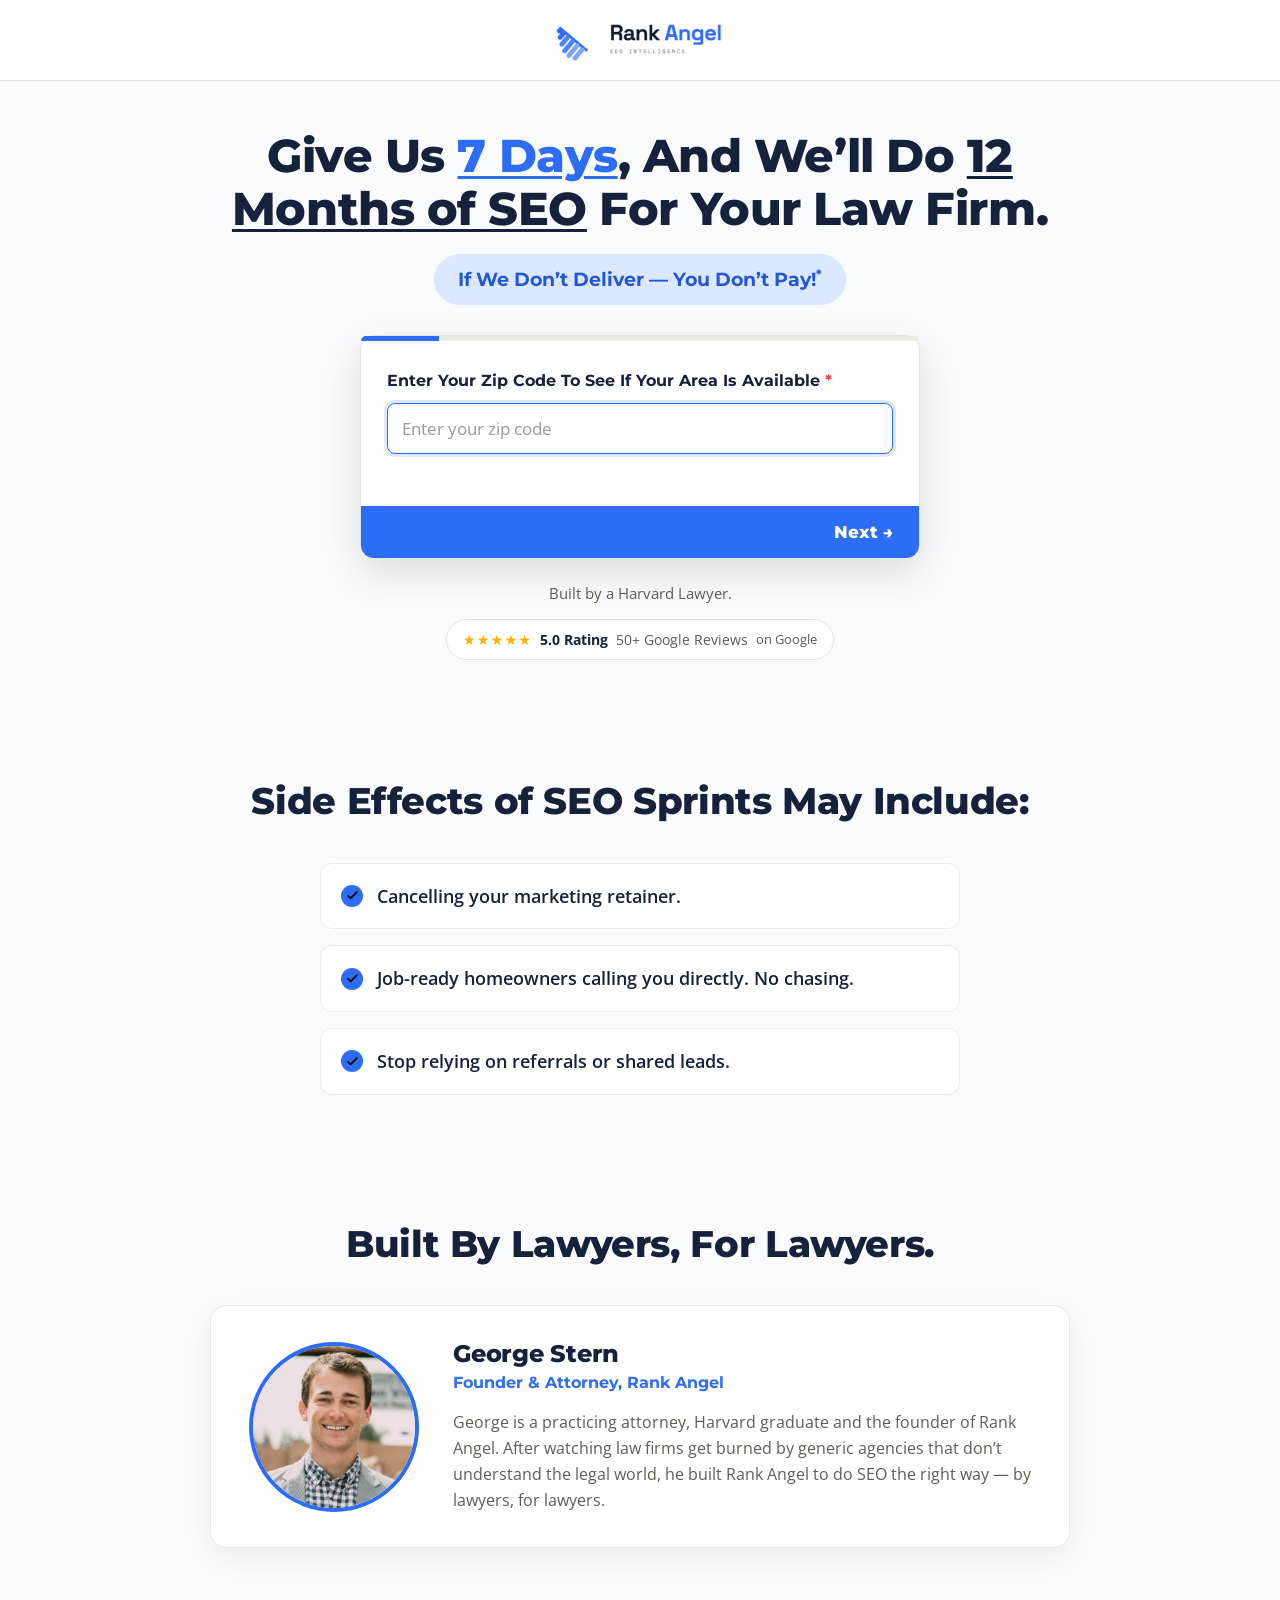
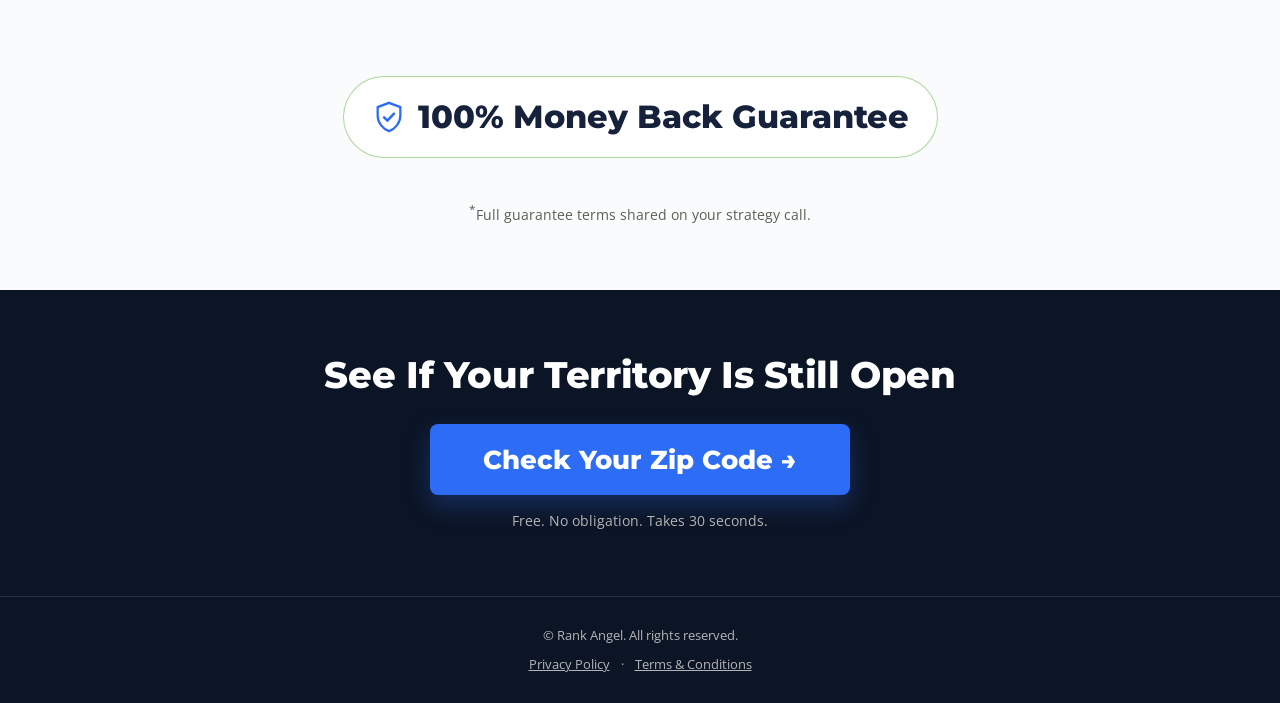
<file: index.html>
<!DOCTYPE html>
<html lang="en">
<head>
  <meta charset="UTF-8" />
  <meta name="viewport" content="width=device-width, initial-scale=1.0" />
  <link rel="icon" type="image/png" href="favicon.png" />
  <title>Give Us 7 Days, And We'll Do 12 Months of SEO | Rank Angel</title>
  <meta name="description" content="Give us 7 days and we'll do 12 months of SEO for your law firm. If we don't deliver, you don't pay. 100% money back guarantee." />

  <link rel="preconnect" href="https://fonts.googleapis.com" />
  <link rel="preconnect" href="https://fonts.gstatic.com" crossorigin />
  <link href="https://fonts.googleapis.com/css2?family=Montserrat:wght@700;800&family=Open+Sans:wght@400;700&display=swap" rel="stylesheet" />

  <link rel="stylesheet" href="styles.css" />

  <!-- ============ Google Tag Manager (placeholder — replace GTM-XXXXXXX) ============ -->
  <script>
    // (function(w,d,s,l,i){w[l]=w[l]||[];w[l].push({'gtm.start':new Date().getTime(),event:'gtm.js'});var f=d.getElementsByTagName(s)[0],j=d.createElement(s),dl=l!='dataLayer'?'&l='+l:'';j.async=true;j.src='https://www.googletagmanager.com/gtm.js?id='+i+dl;f.parentNode.insertBefore(j,f);})(window,document,'script','dataLayer','GTM-XXXXXXX');
  </script>
  <!-- ============ End Google Tag Manager ============ -->

  <!-- Meta Pixel Code -->
  <script>
  !function(f,b,e,v,n,t,s)
  {if(f.fbq)return;n=f.fbq=function(){n.callMethod?
  n.callMethod.apply(n,arguments):n.queue.push(arguments)};
  if(!f._fbq)f._fbq=n;n.push=n;n.loaded=!0;n.version='2.0';
  n.queue=[];t=b.createElement(e);t.async=!0;
  t.src=v;s=b.getElementsByTagName(e)[0];
  s.parentNode.insertBefore(t,s)}(window, document,'script',
  'https://connect.facebook.net/en_US/fbevents.js');
  fbq('init', '284895002928666');
  fbq('init', '1673592186892757');
  fbq('track', 'PageView');
  </script>
  <noscript><img height="1" width="1" style="display:none"
  src="https://www.facebook.com/tr?id=284895002928666&ev=PageView&noscript=1"/></noscript>
  <noscript><img height="1" width="1" style="display:none"
  src="https://www.facebook.com/tr?id=1673592186892757&ev=PageView&noscript=1"/></noscript>
  <!-- End Meta Pixel Code -->
</head>
<body data-variant="A">
  <!-- ================= Header ================= -->
  <header class="site-header">
    <img src="rank-angel-logo.png" alt="Rank Angel" />
  </header>

  <!-- ================= HERO — Variant A (7 Days / You Don't Pay) ================= -->
  <section class="hero">
    <div class="container">
      <h1>Give Us <u class="hl-green">7 Days</u>, And We&rsquo;ll Do <u>12 Months of SEO</u> For Your Law Firm.</h1>
      <p class="pill-subhead">If We Don&rsquo;t Deliver &mdash; You Don&rsquo;t Pay!<sup>*</sup></p>
      <form class="multistep" novalidate>
        <div class="ms-bar"><i></i></div>
        <div class="ms-body">
          <!-- Step 1: Zip -->
          <div class="ms-step">
            <label>Enter Your Zip Code To See If Your Area Is Available <span class="req">*</span></label>
            <input class="ms-input" name="zip" type="text" inputmode="numeric" maxlength="5" placeholder="Enter your zip code" autocomplete="postal-code" />
          </div>
          <!-- Step 2: Service -->
          <div class="ms-step" hidden>
            <label>What type of law do you practice? <span class="req">*</span></label>
            <input class="ms-input" name="service" type="text" placeholder="e.g. Personal Injury, Mass Tort, Family" autocomplete="off" />
          </div>
          <!-- Step 3: Problem -->
          <div class="ms-step" hidden>
            <label>Which problem is limiting your revenue growth? <span class="req">*</span></label>
            <div class="ms-dropdown">
              <input type="hidden" name="problem" value="" />
              <button type="button" class="ms-dd-toggle">
                <span class="ms-dd-label placeholder">Select one&hellip;</span>
                <svg class="ms-dd-caret" viewBox="0 0 12 8" xmlns="http://www.w3.org/2000/svg"><path d="M1 1l5 5 5-5" fill="none" stroke="#5A5F52" stroke-width="2" stroke-linecap="round" stroke-linejoin="round"/></svg>
              </button>
              <ul class="ms-dd-list" hidden>
                <li data-value="SEO is weak">SEO is weak</li>
                <li data-value="Ads aren't working or too expensive">Ads aren't working or too expensive</li>
                <li data-value="I have never marketed before">I have never marketed before</li>
                <li data-value="Lead vendors are too expensive">Lead vendors are too expensive</li>
                <li data-value="Other">Other</li>
              </ul>
            </div>
          </div>
          <!-- Step 3: Jobs / month -->
          <div class="ms-step" hidden>
            <label>How many cases are you taking in a month? <span class="req">*</span></label>
            <input class="ms-input" name="jobs_per_month" type="number" min="0" placeholder="e.g. 10" />
          </div>
          <!-- Step 3b: Investment -->
          <div class="ms-step" hidden>
            <label>What is your current marketing budget? <span class="req">*</span></label>
            <div class="ms-dropdown">
              <input type="hidden" name="invest" value="" />
              <button type="button" class="ms-dd-toggle">
                <span class="ms-dd-label placeholder">Select one&hellip;</span>
                <svg class="ms-dd-caret" viewBox="0 0 12 8" xmlns="http://www.w3.org/2000/svg"><path d="M1 1l5 5 5-5" fill="none" stroke="#5A5F52" stroke-width="2" stroke-linecap="round" stroke-linejoin="round"/></svg>
              </button>
              <ul class="ms-dd-list" hidden>
                <li data-value="$0-$1000/mo">$0-$1000/mo</li>
                <li data-value="$1000-$2000/mo">$1000-$2000/mo</li>
                <li data-value="$2000/mo-$5000/mo">$2000/mo-$5000/mo</li>
                <li data-value="$5000-$10,000/mo">$5000-$10,000/mo</li>
              </ul>
            </div>
          </div>
          <!-- Step 4: Revenue -->
          <div class="ms-step" hidden>
            <label>What is the yearly revenue of your business? <span class="req">*</span></label>
            <div class="ms-dropdown">
              <input type="hidden" name="revenue" value="" />
              <button type="button" class="ms-dd-toggle">
                <span class="ms-dd-label placeholder">Select one&hellip;</span>
                <svg class="ms-dd-caret" viewBox="0 0 12 8" xmlns="http://www.w3.org/2000/svg"><path d="M1 1l5 5 5-5" fill="none" stroke="#5A5F52" stroke-width="2" stroke-linecap="round" stroke-linejoin="round"/></svg>
              </button>
              <ul class="ms-dd-list" hidden>
                <li data-value="$0-500K">$0-500K</li>
                <li data-value="$500K-$1M">$500K-$1M</li>
                <li data-value="$1M-$3M">$1M-$3M</li>
                <li data-value="$3M+">$3M+</li>
              </ul>
            </div>
          </div>
          <!-- Step 5: Contact -->
          <div class="ms-step" hidden>
            <label class="ms-label-top">Full Name <span class="req">*</span></label>
            <input class="ms-input" name="name" type="text" placeholder="Full Name" autocomplete="name" />
            <label class="ms-label-top">Name Of Your Company <span class="req">*</span></label>
            <input class="ms-input" name="company" type="text" placeholder="e.g. Smith &amp; Associates" autocomplete="organization" />
            <label class="ms-label-top">Phone <span class="req">*</span></label>
            <input class="ms-input" name="phone" type="tel" placeholder="Phone" autocomplete="tel" />
            <label class="ms-label-top">Email <span class="req">*</span></label>
            <input class="ms-input" name="email" type="email" placeholder="Email" autocomplete="email" />
            <label class="ms-check"><input name="terms" type="checkbox" required /> <span>I agree to the terms &amp; conditions provided by the company. By providing my phone number, I agree to receive text messages from the business. I also consent to a <strong>soft credit check</strong> to confirm eligibility &mdash; this will <strong>not</strong> affect my credit score and is not visible to lenders.</span></label>
          </div>
          <div class="ms-error" aria-live="polite"></div>
        </div>
        <div class="ms-nav">
          <button type="button" class="ms-prev" hidden>&larr; Prev</button>
          <button type="button" class="ms-next">Next &rarr;</button>
          <button type="submit" class="ms-submit" hidden>Submit</button>
        </div>
      </form>
      <p class="trust-line">Built by a Harvard Lawyer.</p>
      <span class="google-badge">
        <span class="stars">&#9733;&#9733;&#9733;&#9733;&#9733;</span>
        <span class="rating">5.0 Rating</span>
        <span class="reviews">50+ Google Reviews</span>
        <span class="g-label">on Google</span>
      </span>
    </div>
  </section>

  <!-- ================= BELOW THE FOLD ================= -->

  <!-- ----- Side Effects ----- -->
  <section class="section section-light">
    <div class="container">
      <h2 class="section-title">Side Effects of SEO Sprints May Include:</h2>
      <ul class="effects-list">
        <li>Cancelling your marketing retainer.</li>
        <li>Job-ready homeowners calling you directly. No chasing.</li>
        <li>Stop relying on referrals or shared leads.</li>
      </ul>
    </div>
  </section>

  <!-- ----- Built By Lawyers (founder / trust) ----- -->
  <section class="section section-light">
    <div class="container">
      <h2 class="section-title">Built By Lawyers, For Lawyers.</h2>
      <div class="founder-card">
        <div class="founder-photo">
          <img src="george.png" alt="George Stern &mdash; Founder &amp; Attorney" />
        </div>
        <div class="founder-bio">
          <h3 class="founder-name">George Stern</h3>
          <p class="founder-title">Founder &amp; Attorney, Rank Angel</p>
          <p class="founder-text">George is a practicing attorney, Harvard graduate and the founder of Rank Angel. After watching law firms get burned by generic agencies that don&rsquo;t understand the legal world, he built Rank Angel to do SEO the right way &mdash; by lawyers, for lawyers.</p>
        </div>
      </div>
    </div>
  </section>

  <!-- ----- 100% Money Back Guarantee ----- -->
  <section class="section section-light">
    <div class="container">
      <div class="guarantee">
        <div class="guarantee-badge">
          <svg viewBox="0 0 24 24" xmlns="http://www.w3.org/2000/svg" aria-hidden="true"><path d="M12 2l8 3v6c0 5-3.4 9.4-8 11-4.6-1.6-8-6-8-11V5l8-3z" fill="none" stroke="#2D6CF5" stroke-width="1.6"/><path d="M8.5 12.2l2.4 2.4 4.6-5" fill="none" stroke="#2D6CF5" stroke-width="1.8" stroke-linecap="round" stroke-linejoin="round"/></svg>
          <span>100% Money Back Guarantee</span>
        </div>
        <p class="cta-micro"><sup>*</sup>Full guarantee terms shared on your strategy call.</p>
      </div>
    </div>
  </section>

  <!-- ----- Bottom CTA ----- -->
  <section class="section section-dark cta-block">
    <div class="container">
      <h2>See If Your Territory Is Still Open</h2>
      <button class="btn btn-lg btn-cta" data-scroll-to-form>Check Your Zip Code &rarr;</button>
      <p class="cta-micro">Free. No obligation. Takes 30 seconds.</p>
    </div>
  </section>

  <!-- ================= Footer ================= -->
  <footer class="site-footer">
    &copy; Rank Angel. All rights reserved.
    <div class="footer-links">
      <a href="https://growthmarketingco.com/privacy-policy-gmm" target="_blank" rel="noopener">Privacy Policy</a>
      <span class="sep" aria-hidden="true">&middot;</span>
      <a href="https://growthmarketingco.com/terms-and-conditions" target="_blank" rel="noopener">Terms &amp; Conditions</a>
    </div>
  </footer>

  <script src="script.js"></script>
</body>
</html>
</file>
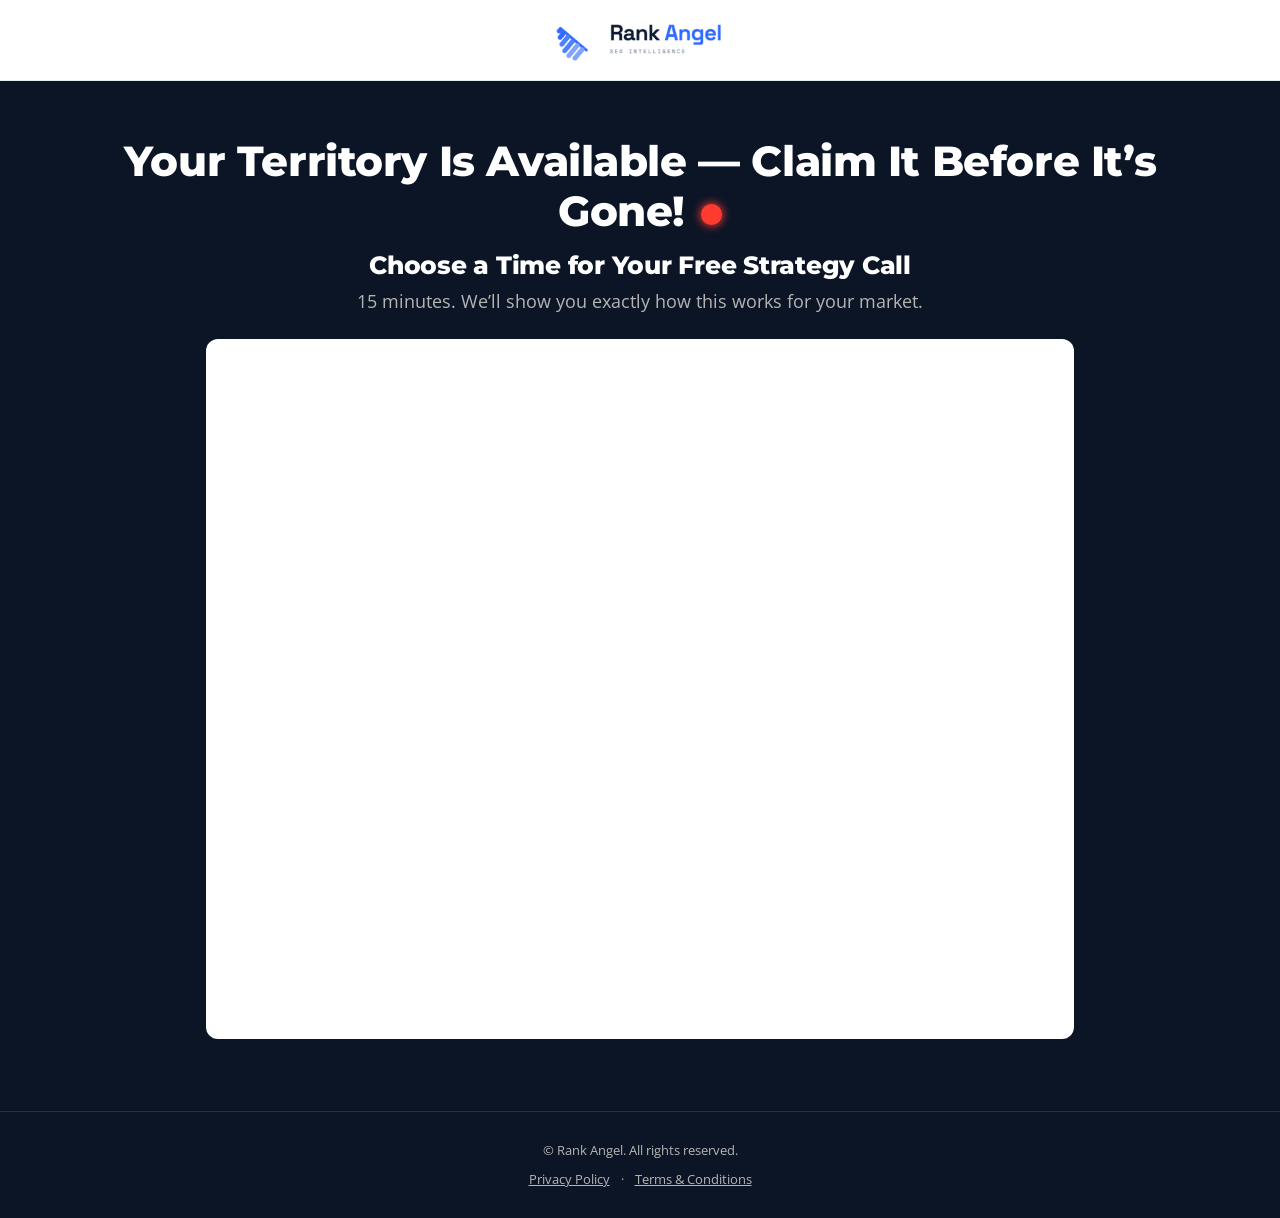
<file: book-now.html>
<!DOCTYPE html>
<html lang="en">
<head>
  <meta charset="UTF-8" />
  <meta name="viewport" content="width=device-width, initial-scale=1.0" />
  <link rel="icon" type="image/png" href="favicon.png" />
  <title>Book Your Free Strategy Call | Rank Angel</title>
  <meta name="robots" content="noindex" />

  <link rel="preconnect" href="https://fonts.googleapis.com" />
  <link rel="preconnect" href="https://fonts.gstatic.com" crossorigin />
  <link href="https://fonts.googleapis.com/css2?family=Montserrat:wght@700;800&family=Open+Sans:wght@400;700&display=swap" rel="stylesheet" />
  <link rel="stylesheet" href="styles.css" />

  <!-- ============ Google Tag Manager (placeholder — replace GTM-XXXXXXX) ============ -->
  <script>
    // (function(w,d,s,l,i){w[l]=w[l]||[];w[l].push({'gtm.start':new Date().getTime(),event:'gtm.js'});var f=d.getElementsByTagName(s)[0],j=d.createElement(s),dl=l!='dataLayer'?'&l='+l:'';j.async=true;j.src='https://www.googletagmanager.com/gtm.js?id='+i+dl;f.parentNode.insertBefore(j,f);})(window,document,'script','dataLayer','GTM-XXXXXXX');
  </script>
  <!-- ============ End Google Tag Manager ============ -->

  <!-- Meta Pixel Code -->
  <script>
  !function(f,b,e,v,n,t,s)
  {if(f.fbq)return;n=f.fbq=function(){n.callMethod?
  n.callMethod.apply(n,arguments):n.queue.push(arguments)};
  if(!f._fbq)f._fbq=n;n.push=n;n.loaded=!0;n.version='2.0';
  n.queue=[];t=b.createElement(e);t.async=!0;
  t.src=v;s=b.getElementsByTagName(e)[0];
  s.parentNode.insertBefore(t,s)}(window, document,'script',
  'https://connect.facebook.net/en_US/fbevents.js');
  fbq('init', '284895002928666');
  fbq('init', '1673592186892757');
  fbq('track', 'PageView');
  fbq('track', 'SubmitApplication');
  </script>
  <noscript><img height="1" width="1" style="display:none"
  src="https://www.facebook.com/tr?id=284895002928666&ev=PageView&noscript=1"/></noscript>
  <noscript><img height="1" width="1" style="display:none"
  src="https://www.facebook.com/tr?id=1673592186892757&ev=PageView&noscript=1"/></noscript>
  <!-- End Meta Pixel Code -->
</head>
<body class="section-dark" style="background:var(--bg-dark)">

  <header class="site-header">
    <img src="rank-angel-logo.png" alt="Rank Angel" />
  </header>

  <section class="page-intro">
    <div class="container">
      <h1 class="territory-headline"><span id="zip-note">Your Territory Is Available &mdash; Claim It Before It&rsquo;s Gone!</span><span class="blink-dot" aria-hidden="true"></span></h1>
      <h2 class="page-subhead">Choose a Time for Your Free Strategy Call</h2>
      <p>15 minutes. We&rsquo;ll show you exactly how this works for your market.</p>
    </div>
  </section>

  <div class="calendar-wrap">
    <!-- GHL booking embed -->
    <iframe style="width:100%;border:none;overflow:hidden;"
            scrolling="no"
            id="9WIdxZKft7481V1mX5uz_1782743879826"></iframe>
    <script>
      // Build the booking URL WITH the lead's details BEFORE the GHL widget loads,
      // so name / company / phone / email / zip prefill on first render (no reload).
      (function () {
        var base = 'https://api.leadconnectorhq.com/widget/booking/9WIdxZKft7481V1mX5uz';
        var lead = {};
        try { lead = JSON.parse(sessionStorage.getItem('lead_data') || '{}') || {}; } catch (e) {}
        var p = new URLSearchParams(location.search);
        var zip = p.get('zip') || lead.zip || '';
        var qs = new URLSearchParams();
        var name = (lead.name || '').trim();
        if (name) {
          var n = name.split(/\s+/);
          qs.set('first_name', n.shift());
          if (n.length) qs.set('last_name', n.join(' '));
          qs.set('name', name);
          qs.set('full_name', name);
        }
        if (lead.email)   qs.set('email', lead.email);
        if (lead.phone)   qs.set('phone', lead.phone);
        if (lead.company) qs.set('organization', lead.company); // booking form field name="organization"
        if (zip)          qs.set('zip', zip);
        document.getElementById('9WIdxZKft7481V1mX5uz_1782743879826').src =
          base + (qs.toString() ? ('?' + qs.toString()) : '');
      })();
    </script>
    <script src="https://link.msgsndr.com/js/form_embed.js" type="text/javascript"></script>
  </div>

  <footer class="site-footer">
    &copy; Rank Angel. All rights reserved.
    <div class="footer-links">
      <a href="https://growthmarketingco.com/privacy-policy-gmm" target="_blank" rel="noopener">Privacy Policy</a>
      <span class="sep" aria-hidden="true">&middot;</span>
      <a href="https://growthmarketingco.com/terms-and-conditions" target="_blank" rel="noopener">Terms &amp; Conditions</a>
    </div>
  </footer>

  <script src="script.js"></script>
  <script>
    // Redirect to the thank-you page when GHL signals a completed booking.
    window.addEventListener('message', function (e) {
      var d = e.data;
      var isBooked =
        (typeof d === 'string' && /appointment|booked|booking_confirm/i.test(d)) ||
        (d && (d.type === 'appointmentBooked' || d.event === 'appointmentBooked' || d.page === 'thankyou'));
      if (isBooked) {
        window.dataLayer = window.dataLayer || [];
        window.dataLayer.push({ event: 'calendar_booked' });
        window.location.href = 'thankyou.html';
      }
    });
  </script>
</body>
</html>
</file>
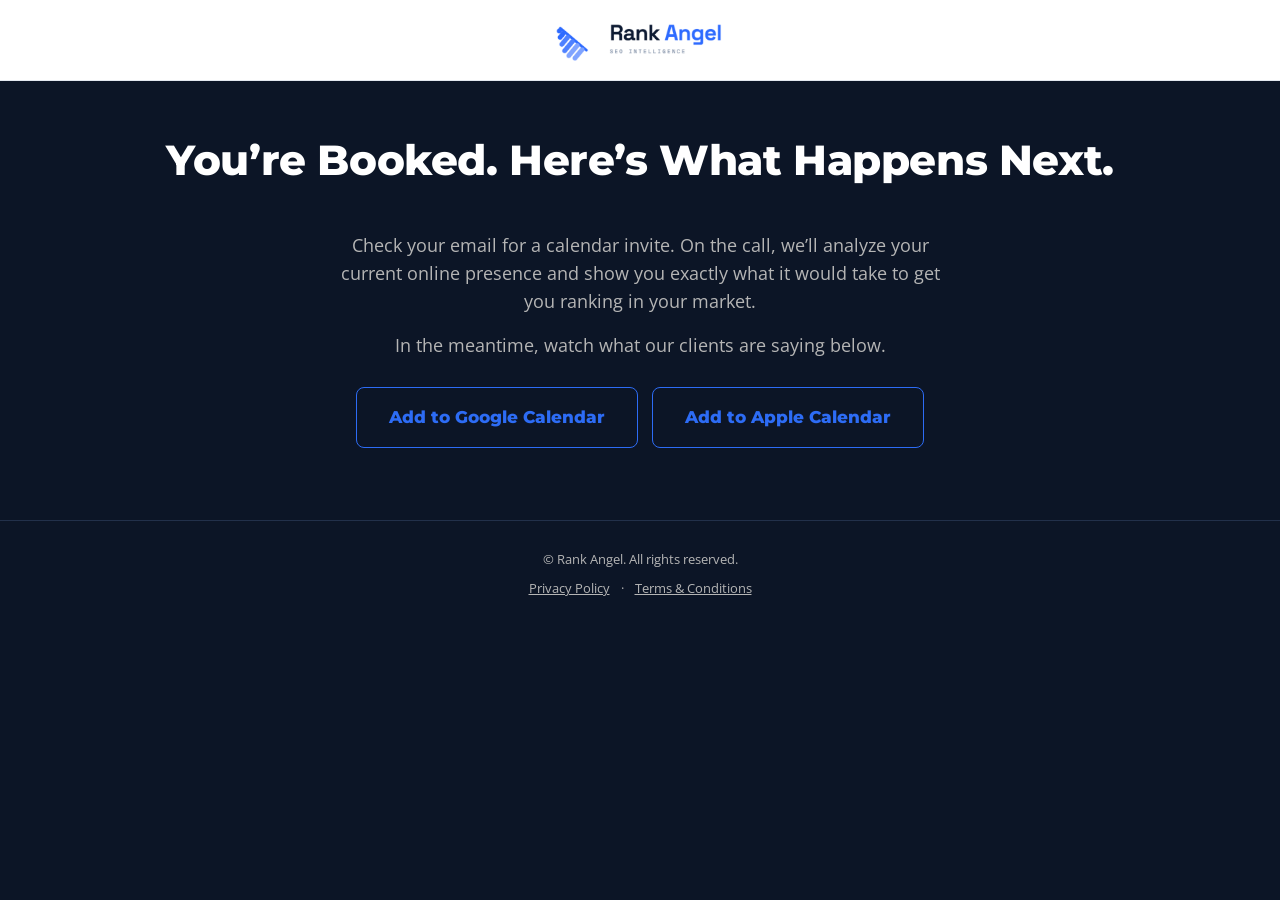
<file: thankyou.html>
<!DOCTYPE html>
<html lang="en">
<head>
  <meta charset="UTF-8" />
  <meta name="viewport" content="width=device-width, initial-scale=1.0" />
  <link rel="icon" type="image/png" href="favicon.png" />
  <title>You're Booked | Rank Angel</title>
  <meta name="robots" content="noindex" />

  <link rel="preconnect" href="https://fonts.googleapis.com" />
  <link rel="preconnect" href="https://fonts.gstatic.com" crossorigin />
  <link href="https://fonts.googleapis.com/css2?family=Montserrat:wght@700;800&family=Open+Sans:wght@400;700&display=swap" rel="stylesheet" />
  <link rel="stylesheet" href="styles.css" />

  <!-- ============ Google Tag Manager (placeholder — replace GTM-XXXXXXX) ============ -->
  <script>
    // (function(w,d,s,l,i){w[l]=w[l]||[];w[l].push({'gtm.start':new Date().getTime(),event:'gtm.js'});var f=d.getElementsByTagName(s)[0],j=d.createElement(s),dl=l!='dataLayer'?'&l='+l:'';j.async=true;j.src='https://www.googletagmanager.com/gtm.js?id='+i+dl;f.parentNode.insertBefore(j,f);})(window,document,'script','dataLayer','GTM-XXXXXXX');
  </script>
  <!-- ============ End Google Tag Manager ============ -->

  <!-- Meta Pixel Code -->
  <script>
  !function(f,b,e,v,n,t,s)
  {if(f.fbq)return;n=f.fbq=function(){n.callMethod?
  n.callMethod.apply(n,arguments):n.queue.push(arguments)};
  if(!f._fbq)f._fbq=n;n.push=n;n.loaded=!0;n.version='2.0';
  n.queue=[];t=b.createElement(e);t.async=!0;
  t.src=v;s=b.getElementsByTagName(e)[0];
  s.parentNode.insertBefore(t,s)}(window, document,'script',
  'https://connect.facebook.net/en_US/fbevents.js');
  fbq('init', '284895002928666');
  fbq('init', '1673592186892757');
  fbq('track', 'PageView');
  fbq('track', 'Schedule');
  </script>
  <noscript><img height="1" width="1" style="display:none"
  src="https://www.facebook.com/tr?id=284895002928666&ev=PageView&noscript=1"/></noscript>
  <noscript><img height="1" width="1" style="display:none"
  src="https://www.facebook.com/tr?id=1673592186892757&ev=PageView&noscript=1"/></noscript>
  <!-- End Meta Pixel Code -->
</head>
<body class="section-dark" style="background:var(--bg-dark)">

  <header class="site-header">
    <img src="rank-angel-logo.png" alt="Rank Angel" />
  </header>

  <section class="page-intro">
    <div class="container">
      <h1>You&rsquo;re Booked. Here&rsquo;s What Happens Next.</h1>
    </div>
  </section>

  <section class="section section-dark" style="padding-top:8px">
    <div class="container">
      <div class="confirm-body">
        <p>Check your email for a calendar invite. On the call, we&rsquo;ll analyze your current online presence and show you exactly what it would take to get you ranking in your market.</p>
        <p>In the meantime, watch what our clients are saying below.</p>

        <div class="cal-buttons">
          <!-- Add-to-calendar links. Replace event details/times once finalized. -->
          <a class="btn" id="gcal" href="https://calendar.google.com/calendar/render?action=TEMPLATE&text=GMM+Strategy+Call&details=Your+free+15-minute+SEO+strategy+call+with+Growth+Marketing+Media." target="_blank" rel="noopener">Add to Google Calendar</a>
          <a class="btn" id="ical" href="data:text/calendar;charset=utf8,BEGIN:VCALENDAR%0AVERSION:2.0%0ABEGIN:VEVENT%0ASUMMARY:GMM Strategy Call%0ADESCRIPTION:Your free 15-minute SEO strategy call with Rank Angel.%0AEND:VEVENT%0AEND:VCALENDAR" download="gmm-strategy-call.ics">Add to Apple Calendar</a>
        </div>
      </div>
    </div>
  </section>

  <footer class="site-footer">
    &copy; Rank Angel. All rights reserved.
    <div class="footer-links">
      <a href="https://growthmarketingco.com/privacy-policy-gmm" target="_blank" rel="noopener">Privacy Policy</a>
      <span class="sep" aria-hidden="true">&middot;</span>
      <a href="https://growthmarketingco.com/terms-and-conditions" target="_blank" rel="noopener">Terms &amp; Conditions</a>
    </div>
  </footer>

  <script>
    // Fire GTM conversion event on load.
    window.dataLayer = window.dataLayer || [];
    window.dataLayer.push({ event: 'booking_confirmed_conversion' });
  </script>
</body>
</html>
</file>
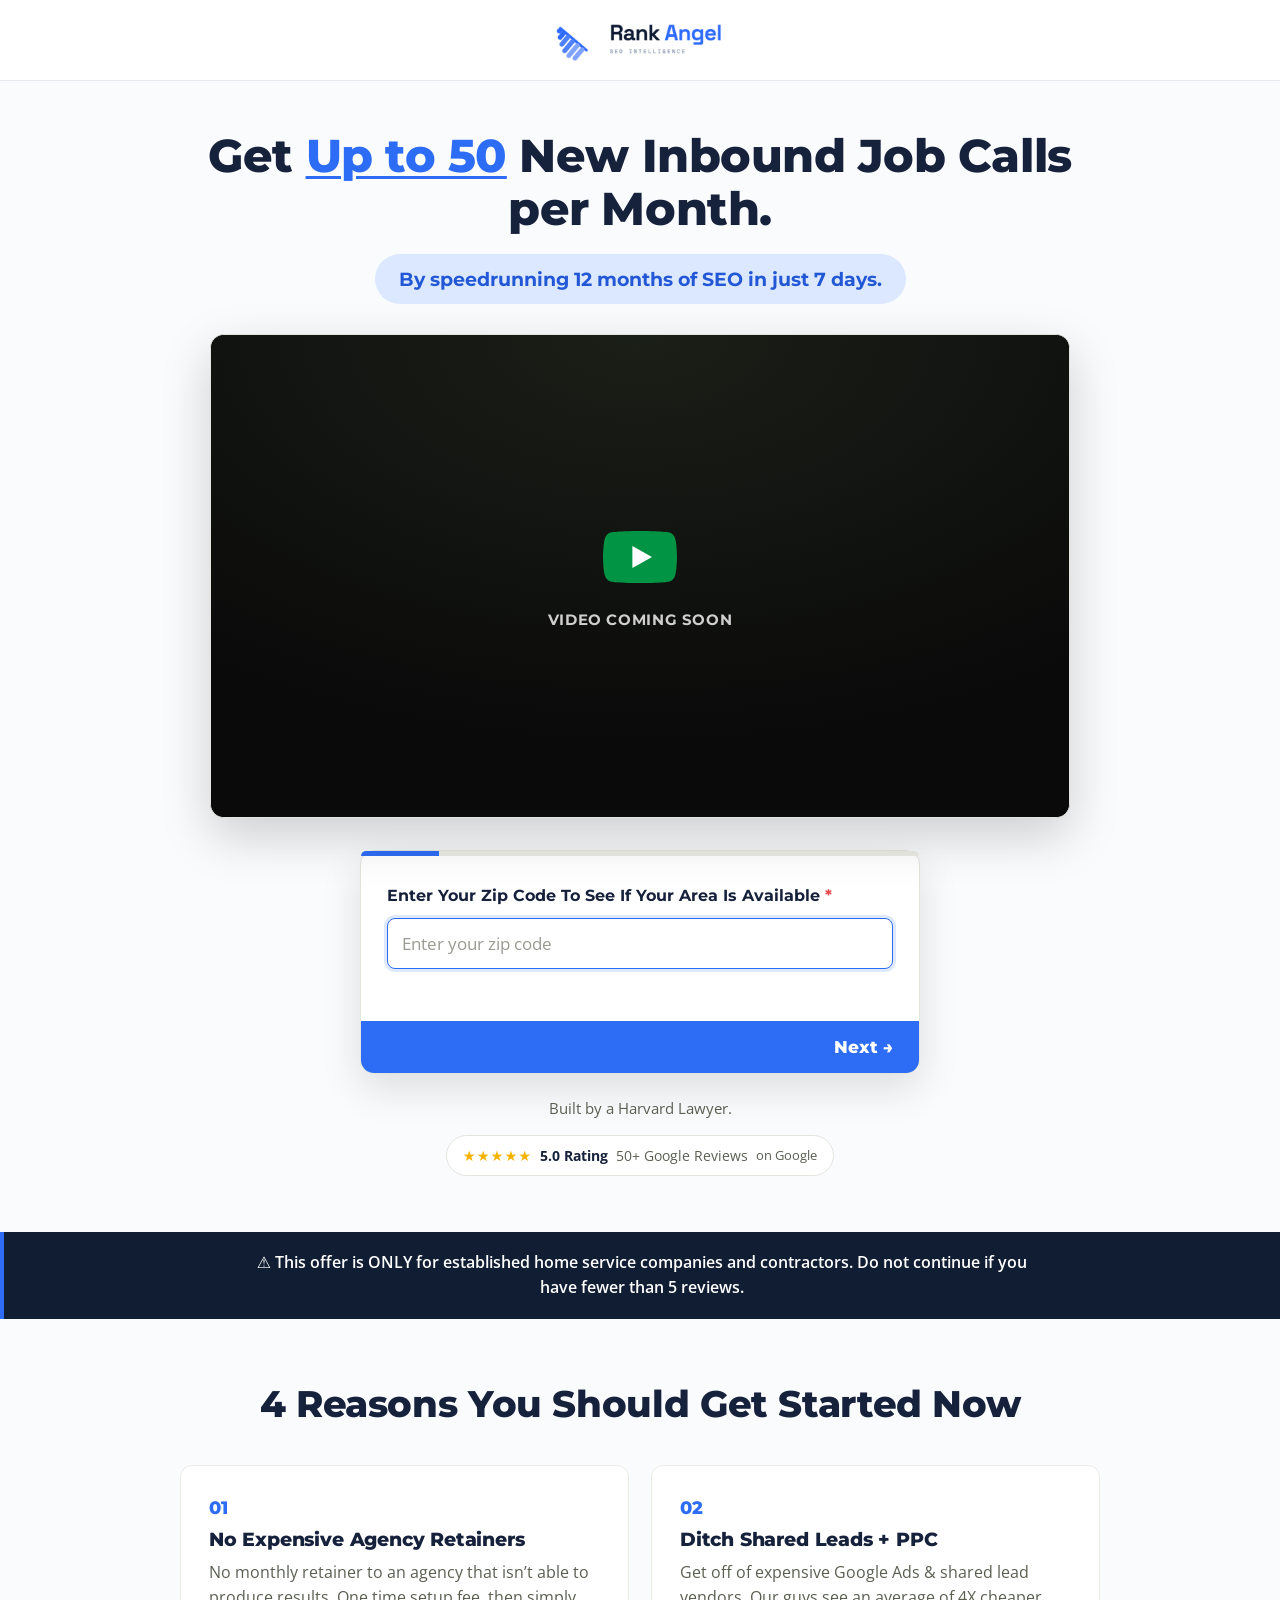
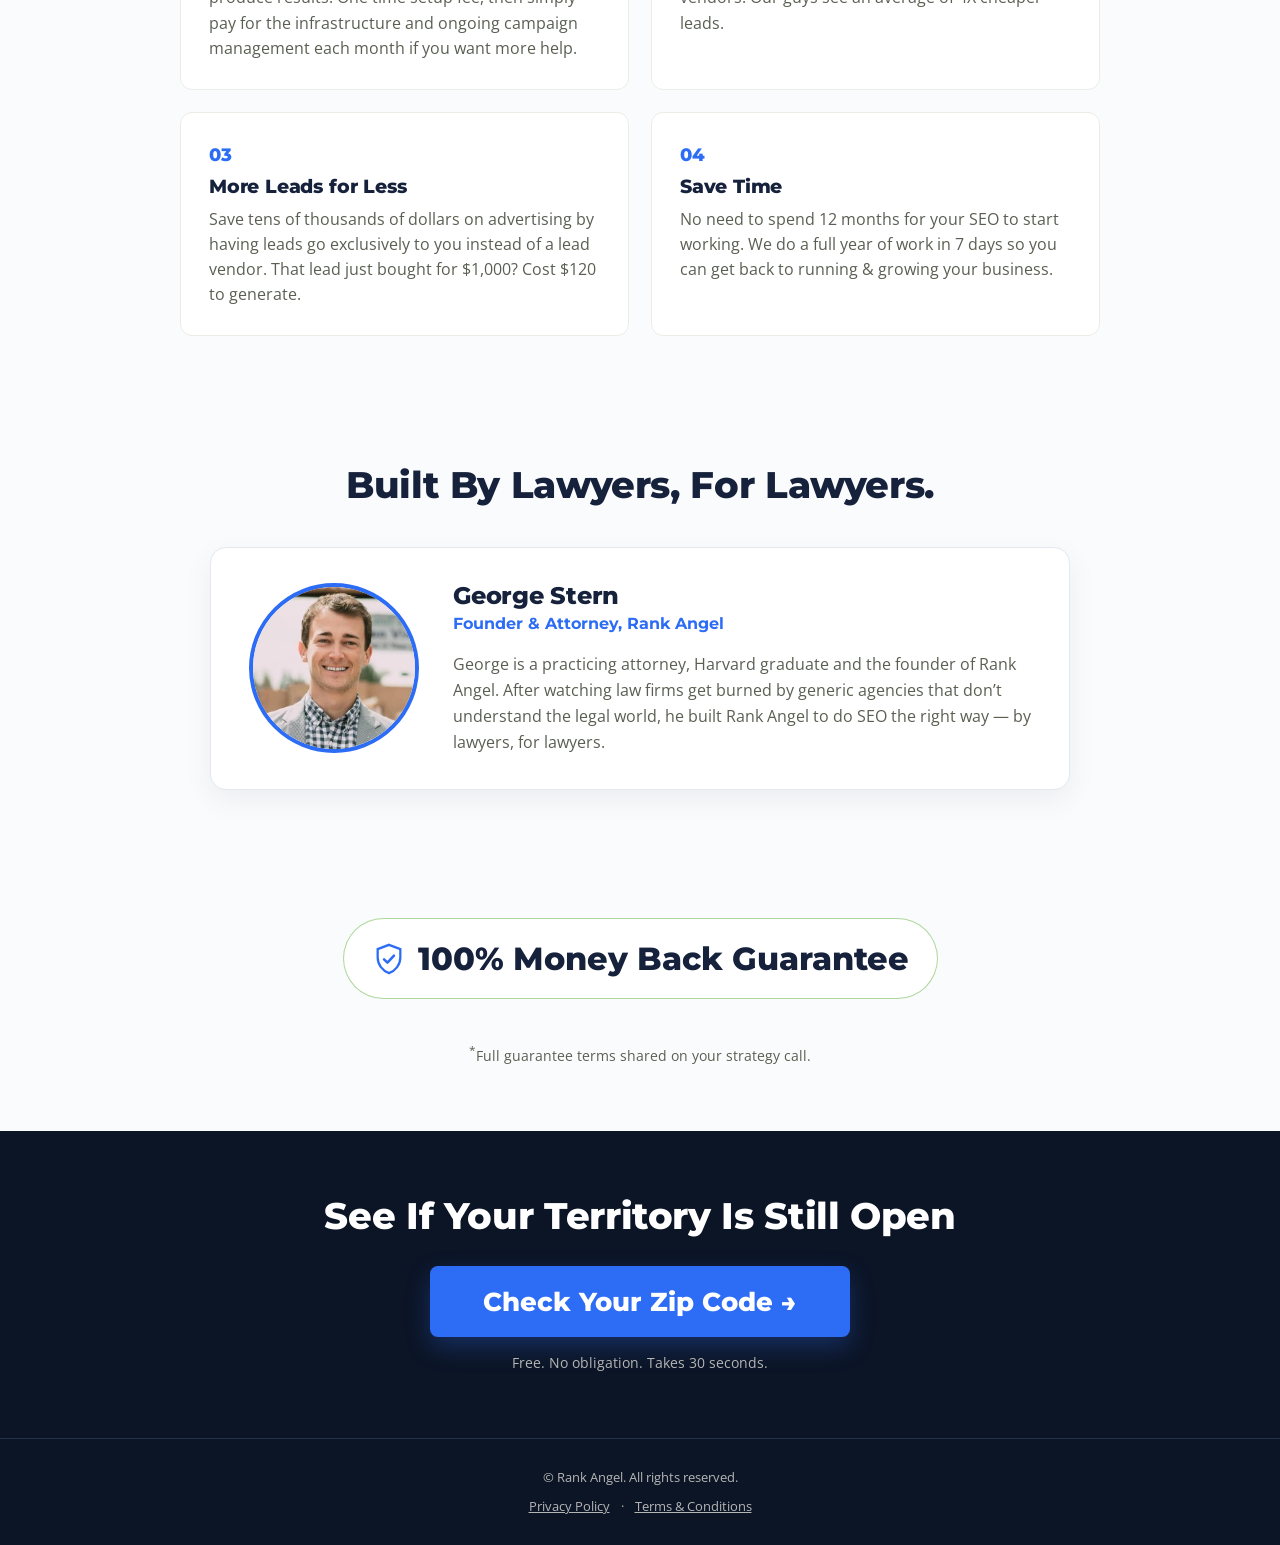
<file: variant-b.html>
<!DOCTYPE html>
<html lang="en">
<head>
  <meta charset="UTF-8" />
  <meta name="viewport" content="width=device-width, initial-scale=1.0" />
  <link rel="icon" type="image/png" href="favicon.png" />
  <title>Get Up To 50 New Inbound Job Calls Per Month | Rank Angel</title>
  <meta name="description" content="Get up to 50 new inbound job calls per month by speedrunning 12 months of SEO in just 7 days. For established home service companies." />

  <link rel="preconnect" href="https://fonts.googleapis.com" />
  <link rel="preconnect" href="https://fonts.gstatic.com" crossorigin />
  <link href="https://fonts.googleapis.com/css2?family=Montserrat:wght@700;800&family=Open+Sans:wght@400;700&display=swap" rel="stylesheet" />

  <link rel="stylesheet" href="styles.css" />

  <!-- ============ Google Tag Manager (placeholder — replace GTM-XXXXXXX) ============ -->
  <script>
    // (function(w,d,s,l,i){w[l]=w[l]||[];w[l].push({'gtm.start':new Date().getTime(),event:'gtm.js'});var f=d.getElementsByTagName(s)[0],j=d.createElement(s),dl=l!='dataLayer'?'&l='+l:'';j.async=true;j.src='https://www.googletagmanager.com/gtm.js?id='+i+dl;f.parentNode.insertBefore(j,f);})(window,document,'script','dataLayer','GTM-XXXXXXX');
  </script>
  <!-- ============ End Google Tag Manager ============ -->

  <!-- Meta Pixel Code -->
  <script>
  !function(f,b,e,v,n,t,s)
  {if(f.fbq)return;n=f.fbq=function(){n.callMethod?
  n.callMethod.apply(n,arguments):n.queue.push(arguments)};
  if(!f._fbq)f._fbq=n;n.push=n;n.loaded=!0;n.version='2.0';
  n.queue=[];t=b.createElement(e);t.async=!0;
  t.src=v;s=b.getElementsByTagName(e)[0];
  s.parentNode.insertBefore(t,s)}(window, document,'script',
  'https://connect.facebook.net/en_US/fbevents.js');
  fbq('init', '284895002928666');
  fbq('init', '1673592186892757');
  fbq('track', 'PageView');
  </script>
  <noscript><img height="1" width="1" style="display:none"
  src="https://www.facebook.com/tr?id=284895002928666&ev=PageView&noscript=1"/></noscript>
  <noscript><img height="1" width="1" style="display:none"
  src="https://www.facebook.com/tr?id=1673592186892757&ev=PageView&noscript=1"/></noscript>
  <!-- End Meta Pixel Code -->
</head>
<body data-variant="B">
  <!-- ================= Header ================= -->
  <header class="site-header">
    <img src="rank-angel-logo.png" alt="Rank Angel" />
  </header>

  <!-- ================= HERO — Variant B (50 Job Calls / AI Engine) ================= -->
  <section class="hero">
    <div class="container">
      <h1>Get <u class="hl-green">Up to 50</u> New Inbound Job Calls per Month.</h1>
      <p class="pill-subhead">By speedrunning 12 months of SEO in just 7 days.</p>
      <div class="video-slot">
        <div class="video-frame">
          <!-- ============ VIDEO: paste the VSL embed iframe here when ready ============ -->
          <div class="video-placeholder">
            <span class="vp-play"><svg viewBox="0 0 68 48" xmlns="http://www.w3.org/2000/svg"><path d="M66.5 7.7c-.8-2.9-2.5-5.4-5.4-6.2C55.8.1 34 0 34 0S12.2.1 6.9 1.5C4 2.3 2.3 4.8 1.5 7.7.1 13 0 24 0 24s.1 11 1.5 16.3c.8 2.9 2.5 5.4 5.4 6.2C12.2 47.9 34 48 34 48s21.8-.1 27.1-1.5c2.9-.8 4.6-3.3 5.4-6.2C67.9 35 68 24 68 24s-.1-11-1.5-16.3z" fill="#009444"/><path d="M27 34l18-10-18-10v20z" fill="#fff"/></svg></span>
            <p>Video coming soon</p>
          </div>
        </div>
      </div>
      <form class="multistep" novalidate>
        <div class="ms-bar"><i></i></div>
        <div class="ms-body">
          <!-- Step 1: Zip -->
          <div class="ms-step">
            <label>Enter Your Zip Code To See If Your Area Is Available <span class="req">*</span></label>
            <input class="ms-input" name="zip" type="text" inputmode="numeric" maxlength="5" placeholder="Enter your zip code" autocomplete="postal-code" />
          </div>
          <!-- Step 2: Service -->
          <div class="ms-step" hidden>
            <label>What type of law do you practice? <span class="req">*</span></label>
            <input class="ms-input" name="service" type="text" placeholder="e.g. Personal Injury, Mass Tort, Family" autocomplete="off" />
          </div>
          <!-- Step 3: Problem -->
          <div class="ms-step" hidden>
            <label>Which problem is limiting your revenue growth? <span class="req">*</span></label>
            <div class="ms-dropdown">
              <input type="hidden" name="problem" value="" />
              <button type="button" class="ms-dd-toggle">
                <span class="ms-dd-label placeholder">Select one&hellip;</span>
                <svg class="ms-dd-caret" viewBox="0 0 12 8" xmlns="http://www.w3.org/2000/svg"><path d="M1 1l5 5 5-5" fill="none" stroke="#5A5F52" stroke-width="2" stroke-linecap="round" stroke-linejoin="round"/></svg>
              </button>
              <ul class="ms-dd-list" hidden>
                <li data-value="SEO is weak">SEO is weak</li>
                <li data-value="Ads aren't working or too expensive">Ads aren't working or too expensive</li>
                <li data-value="I have never marketed before">I have never marketed before</li>
                <li data-value="Lead vendors are too expensive">Lead vendors are too expensive</li>
                <li data-value="Other">Other</li>
              </ul>
            </div>
          </div>
          <!-- Step 3: Jobs / month -->
          <div class="ms-step" hidden>
            <label>How many cases are you taking in a month? <span class="req">*</span></label>
            <input class="ms-input" name="jobs_per_month" type="number" min="0" placeholder="e.g. 10" />
          </div>
          <!-- Step 3b: Investment -->
          <div class="ms-step" hidden>
            <label>What is your current marketing budget? <span class="req">*</span></label>
            <div class="ms-dropdown">
              <input type="hidden" name="invest" value="" />
              <button type="button" class="ms-dd-toggle">
                <span class="ms-dd-label placeholder">Select one&hellip;</span>
                <svg class="ms-dd-caret" viewBox="0 0 12 8" xmlns="http://www.w3.org/2000/svg"><path d="M1 1l5 5 5-5" fill="none" stroke="#5A5F52" stroke-width="2" stroke-linecap="round" stroke-linejoin="round"/></svg>
              </button>
              <ul class="ms-dd-list" hidden>
                <li data-value="$0-$1000/mo">$0-$1000/mo</li>
                <li data-value="$1000-$2000/mo">$1000-$2000/mo</li>
                <li data-value="$2000/mo-$5000/mo">$2000/mo-$5000/mo</li>
                <li data-value="$5000-$10,000/mo">$5000-$10,000/mo</li>
              </ul>
            </div>
          </div>
          <!-- Step 4: Revenue -->
          <div class="ms-step" hidden>
            <label>What is the yearly revenue of your business? <span class="req">*</span></label>
            <div class="ms-dropdown">
              <input type="hidden" name="revenue" value="" />
              <button type="button" class="ms-dd-toggle">
                <span class="ms-dd-label placeholder">Select one&hellip;</span>
                <svg class="ms-dd-caret" viewBox="0 0 12 8" xmlns="http://www.w3.org/2000/svg"><path d="M1 1l5 5 5-5" fill="none" stroke="#5A5F52" stroke-width="2" stroke-linecap="round" stroke-linejoin="round"/></svg>
              </button>
              <ul class="ms-dd-list" hidden>
                <li data-value="$0-500K">$0-500K</li>
                <li data-value="$500K-$1M">$500K-$1M</li>
                <li data-value="$1M-$3M">$1M-$3M</li>
                <li data-value="$3M+">$3M+</li>
              </ul>
            </div>
          </div>
          <!-- Step 5: Contact -->
          <div class="ms-step" hidden>
            <label class="ms-label-top">Full Name <span class="req">*</span></label>
            <input class="ms-input" name="name" type="text" placeholder="Full Name" autocomplete="name" />
            <label class="ms-label-top">Name Of Your Company <span class="req">*</span></label>
            <input class="ms-input" name="company" type="text" placeholder="e.g. Smith &amp; Associates" autocomplete="organization" />
            <label class="ms-label-top">Phone <span class="req">*</span></label>
            <input class="ms-input" name="phone" type="tel" placeholder="Phone" autocomplete="tel" />
            <label class="ms-label-top">Email <span class="req">*</span></label>
            <input class="ms-input" name="email" type="email" placeholder="Email" autocomplete="email" />
            <label class="ms-check"><input name="terms" type="checkbox" required /> <span>I agree to the terms &amp; conditions provided by the company. By providing my phone number, I agree to receive text messages from the business. I also consent to a <strong>soft credit check</strong> to confirm eligibility &mdash; this will <strong>not</strong> affect my credit score and is not visible to lenders.</span></label>
          </div>
          <div class="ms-error" aria-live="polite"></div>
        </div>
        <div class="ms-nav">
          <button type="button" class="ms-prev" hidden>&larr; Prev</button>
          <button type="button" class="ms-next">Next &rarr;</button>
          <button type="submit" class="ms-submit" hidden>Submit</button>
        </div>
      </form>
      <p class="trust-line">Built by a Harvard Lawyer.</p>
      <span class="google-badge">
        <span class="stars">&#9733;&#9733;&#9733;&#9733;&#9733;</span>
        <span class="rating">5.0 Rating</span>
        <span class="reviews">50+ Google Reviews</span>
        <span class="g-label">on Google</span>
      </span>
    </div>
  </section>

  <!-- ================= SHARED BELOW THE FOLD (identical to Variant A) ================= -->

  <!-- ----- Qualifier bar ----- -->
  <div class="qualifier">
    <div class="container">
      &#9888;&#65039; This offer is ONLY for established home service companies and contractors. Do not continue if you have fewer than 5 reviews.
    </div>
  </div>

  <!-- ----- 4 Reasons ----- -->
  <section class="section section-light">
    <div class="container">
      <h2 class="section-title">4 Reasons You Should Get Started Now</h2>
      <div class="reasons-grid">
        <div class="reason-card">
          <div class="num">01</div>
          <h3>No Expensive Agency Retainers</h3>
          <p>No monthly retainer to an agency that isn&rsquo;t able to produce results. One time setup fee, then simply pay for the infrastructure and ongoing campaign management each month if you want more help.</p>
        </div>
        <div class="reason-card">
          <div class="num">02</div>
          <h3>Ditch Shared Leads + PPC</h3>
          <p>Get off of expensive Google Ads &amp; shared lead vendors. Our guys see an average of 4X cheaper leads.</p>
        </div>
        <div class="reason-card">
          <div class="num">03</div>
          <h3>More Leads for Less</h3>
          <p>Save tens of thousands of dollars on advertising by having leads go exclusively to you instead of a lead vendor. That lead just bought for $1,000? Cost $120 to generate.</p>
        </div>
        <div class="reason-card">
          <div class="num">04</div>
          <h3>Save Time</h3>
          <p>No need to spend 12 months for your SEO to start working. We do a full year of work in 7 days so you can get back to running &amp; growing your business.</p>
        </div>
      </div>
    </div>
  </section>

  <!-- ----- Built By Lawyers (founder / trust) ----- -->
  <section class="section section-light">
    <div class="container">
      <h2 class="section-title">Built By Lawyers, For Lawyers.</h2>
      <div class="founder-card">
        <div class="founder-photo">
          <img src="george.png" alt="George Stern &mdash; Founder &amp; Attorney" />
        </div>
        <div class="founder-bio">
          <h3 class="founder-name">George Stern</h3>
          <p class="founder-title">Founder &amp; Attorney, Rank Angel</p>
          <p class="founder-text">George is a practicing attorney, Harvard graduate and the founder of Rank Angel. After watching law firms get burned by generic agencies that don&rsquo;t understand the legal world, he built Rank Angel to do SEO the right way &mdash; by lawyers, for lawyers.</p>
        </div>
      </div>
    </div>
  </section>

  <!-- ----- 100% Money Back Guarantee ----- -->
  <section class="section section-light">
    <div class="container">
      <div class="guarantee">
        <div class="guarantee-badge">
          <svg viewBox="0 0 24 24" xmlns="http://www.w3.org/2000/svg" aria-hidden="true"><path d="M12 2l8 3v6c0 5-3.4 9.4-8 11-4.6-1.6-8-6-8-11V5l8-3z" fill="none" stroke="#2D6CF5" stroke-width="1.6"/><path d="M8.5 12.2l2.4 2.4 4.6-5" fill="none" stroke="#2D6CF5" stroke-width="1.8" stroke-linecap="round" stroke-linejoin="round"/></svg>
          <span>100% Money Back Guarantee</span>
        </div>
        <p class="cta-micro"><sup>*</sup>Full guarantee terms shared on your strategy call.</p>
      </div>
    </div>
  </section>

  <!-- ----- Bottom CTA ----- -->
  <section class="section section-dark cta-block">
    <div class="container">
      <h2>See If Your Territory Is Still Open</h2>
      <button class="btn btn-lg btn-cta" data-scroll-to-form>Check Your Zip Code &rarr;</button>
      <p class="cta-micro">Free. No obligation. Takes 30 seconds.</p>
    </div>
  </section>

  <!-- ================= Footer ================= -->
  <footer class="site-footer">
    &copy; Rank Angel. All rights reserved.
    <div class="footer-links">
      <a href="https://growthmarketingco.com/privacy-policy-gmm" target="_blank" rel="noopener">Privacy Policy</a>
      <span class="sep" aria-hidden="true">&middot;</span>
      <a href="https://growthmarketingco.com/terms-and-conditions" target="_blank" rel="noopener">Terms &amp; Conditions</a>
    </div>
  </footer>

  <script src="script.js"></script>
</body>
</html>
</file>
<file: styles.css>
/* ==========================================================================
   GMM Lead-Gen Funnel — Shared Design System
   Brand matches growthmarketingco.com
   ========================================================================== */

:root {
  /* Colors — Rank Angel brand */
  --bg-dark: #0C1526;
  --bg-dark-alt: #101D33;
  --bg-light: #FAFBFD;
  --text-on-dark: #FFFFFF;
  --text-on-light: #16213B;
  --accent: #2D6CF5;
  --accent-hover: #2257D6;
  --border: #22304A;
  --red: #E5484D;
  --yellow: #FFD43B;

  /* CTA / accent (Rank Angel blue) */
  --cta: #2D6CF5;
  --cta-hover: #2257D6;
  --pill-bg: #DCE8FF;
  --pill-text: #2257D6;
  --muted-on-dark: #B5B5B5;
  --muted-on-light: #5A5F52;

  /* Type */
  --font-head: 'Montserrat', system-ui, sans-serif;
  --font-body: 'Open Sans', system-ui, sans-serif;

  /* Layout */
  --maxw: 1080px;
  --radius: 8px;
}

* { box-sizing: border-box; margin: 0; padding: 0; }

html { scroll-behavior: smooth; }

body {
  font-family: var(--font-body);
  color: var(--text-on-light);
  background: var(--bg-light);
  line-height: 1.6;
  -webkit-font-smoothing: antialiased;
}

h1, h2, h3, h4 {
  font-family: var(--font-head);
  font-weight: 800;
  line-height: 1.15;
  letter-spacing: -0.01em;
}

img { max-width: 100%; display: block; }

.container { width: 100%; max-width: var(--maxw); margin: 0 auto; padding: 0 20px; }

/* ---------- Header ---------- */
.site-header {
  background: #FFFFFF;
  padding: 16px 0;
  text-align: center;
  border-bottom: 1px solid #E4E8EF;
}
.site-header img { height: 48px; max-height: 48px; width: auto; margin: 0 auto; }

/* ---------- Buttons ---------- */
.btn {
  display: inline-flex;
  align-items: center;
  justify-content: center;
  gap: 8px;
  background: var(--accent);
  color: #0A0A0A;
  font-family: var(--font-head);
  font-weight: 800;
  font-size: 1.05rem;
  text-decoration: none;
  border: none;
  border-radius: var(--radius);
  padding: 16px 32px;
  cursor: pointer;
  transition: background 0.18s ease, transform 0.18s ease;
  text-align: center;
}
.btn:hover { background: var(--accent-hover); transform: translateY(-1px); }
.btn-lg { font-size: 1.2rem; padding: 18px 40px; width: 100%; max-width: 420px; }

/* Red CTA (reference style) */
.btn-cta {
  background: var(--cta);
  color: #fff;
  font-size: clamp(1.2rem, 3vw, 1.6rem);
  padding: 20px 48px;
  border-radius: 8px;
  box-shadow: 0 10px 24px rgba(45,108,245,0.28);
}
.btn-cta:hover { background: var(--cta-hover); }

/* ---------- Multi-step lead form ---------- */
.multistep {
  max-width: 560px;
  margin: 0 auto;
  background: #fff;
  border: 1px solid #E4E4DE;
  border-radius: 14px;
  box-shadow: 0 14px 40px rgba(0,0,0,0.12);
  text-align: left;
}
.ms-bar { height: 5px; background: #ECECE6; overflow: hidden; border-radius: 13px 13px 0 0; }
.ms-bar > i { display: block; height: 100%; width: 20%; background: var(--cta); transition: width 0.3s ease; }
.ms-body { padding: 26px 26px 22px; }
.ms-step label {
  display: block;
  font-family: var(--font-head);
  font-weight: 700;
  font-size: 1.02rem;
  color: var(--text-on-light);
  margin-bottom: 10px;
}
.ms-step .ms-label-top { margin-top: 16px; }
.ms-step .ms-label-top:first-child { margin-top: 0; }
.req { color: var(--red); }
.ms-input {
  width: 100%;
  background: #fff;
  border: 1px solid #D6D6CF;
  border-radius: 8px;
  font-size: 1.05rem;
  font-family: var(--font-body);
  padding: 13px 14px;
  color: var(--text-on-light);
}
.ms-input::placeholder { color: #9A9A92; }
.ms-input:focus { outline: none; border-color: var(--cta); box-shadow: 0 0 0 3px rgba(45,108,245,0.15); }
select.ms-input { appearance: auto; cursor: pointer; }

/* custom dropdown (stays inside the card, wraps long options) */
.ms-dropdown { position: relative; }
.ms-dd-toggle {
  width: 100%;
  display: flex;
  align-items: center;
  justify-content: space-between;
  gap: 10px;
  background: #fff;
  border: 1px solid #D6D6CF;
  border-radius: 8px;
  font-size: 1.05rem;
  font-family: var(--font-body);
  padding: 13px 14px;
  color: var(--text-on-light);
  cursor: pointer;
  text-align: left;
  line-height: 1.3;
}
.ms-dd-toggle .ms-dd-label.placeholder { color: #9A9A92; }
.ms-dd-caret { width: 13px; height: 13px; flex: 0 0 auto; transition: transform 0.2s ease; }
.ms-dropdown.open .ms-dd-caret { transform: rotate(180deg); }
.ms-dropdown.open .ms-dd-toggle { border-color: var(--cta); box-shadow: 0 0 0 3px rgba(45,108,245,0.15); }
.ms-dd-list {
  position: absolute;
  left: 0; right: 0;
  top: calc(100% + 6px);
  z-index: 40;
  margin: 0;
  padding: 6px;
  list-style: none;
  background: #fff;
  border: 1px solid #E4E4DE;
  border-radius: 10px;
  box-shadow: 0 14px 36px rgba(0,0,0,0.14);
  max-height: 260px;
  overflow-y: auto;
}
.ms-dd-list li {
  padding: 11px 12px;
  border-radius: 7px;
  cursor: pointer;
  font-size: 1rem;
  line-height: 1.3;
}
.ms-dd-list li:hover { background: #E8F0FF; }
.ms-check {
  display: flex;
  gap: 10px;
  align-items: flex-start;
  margin-top: 18px;
  font-family: var(--font-body);
  font-weight: 400;
  font-size: 0.88rem;
  color: var(--muted-on-light);
}
.ms-check input { margin-top: 3px; flex: 0 0 auto; }
.ms-check a { color: var(--cta); }
.ms-error { color: var(--red); font-size: 0.85rem; min-height: 18px; margin-top: 12px; }
.ms-nav {
  display: flex;
  align-items: stretch;
  background: var(--cta);
  overflow: hidden;
  border-radius: 0 0 13px 13px;
}
.ms-nav button {
  background: transparent;
  border: none;
  color: #fff;
  font-family: var(--font-head);
  font-weight: 800;
  font-size: 1.05rem;
  padding: 16px 26px;
  cursor: pointer;
  transition: background 0.18s ease;
}
.ms-prev { margin-right: auto; }
.ms-next, .ms-submit { margin-left: auto; background: rgba(0,0,0,0.14); }
.ms-nav button:hover { background: rgba(0,0,0,0.2); }

/* ---------- Sections ---------- */
.section { padding: 64px 0; }
.section-dark { background: var(--bg-dark); color: var(--text-on-dark); }
.section-darker { background: var(--bg-dark-alt); color: var(--text-on-dark); }
.section-light { background: var(--bg-light); color: var(--text-on-light); }

/* ---------- Hero (light, VSL/closers.io style) ---------- */
.hero {
  background: var(--bg-light);
  color: var(--text-on-light);
  padding: 48px 0 56px;
  text-align: center;
}
.hero h1 {
  font-size: clamp(1.9rem, 4.6vw, 2.9rem);
  max-width: 900px;
  margin: 0 auto 18px;
  color: var(--text-on-light);
}
/* underlined keywords, like the reference */
.hero h1 u {
  text-decoration: underline;
  text-decoration-thickness: 3px;
  text-underline-offset: 4px;
}

/* salmon-pink pill subline */
.pill-subhead {
  display: inline-block;
  background: var(--pill-bg);
  color: var(--pill-text);
  font-family: var(--font-head);
  font-weight: 700;
  font-size: clamp(0.95rem, 2.2vw, 1.2rem);
  border-radius: 100px;
  padding: 10px 24px;
  margin: 0 auto 30px;
}
.pill-subhead sup { font-size: 0.7em; }

/* centered video slot */
.video-slot {
  max-width: 860px;
  margin: 0 auto 32px;
}
.video-frame {
  position: relative;
  width: 100%;
  aspect-ratio: 16 / 9;
  border-radius: 14px;
  overflow: hidden;
  background: #0A0A0A;
  box-shadow: 0 18px 50px rgba(0,0,0,0.18);
  border: 1px solid #E4E4DE;
}
.video-frame iframe,
.video-frame video { position: absolute; inset: 0; width: 100%; height: 100%; border: 0; }
.video-placeholder {
  position: absolute; inset: 0;
  display: flex; flex-direction: column;
  align-items: center; justify-content: center;
  gap: 14px;
  background:
    radial-gradient(120% 120% at 50% 0%, #1a1f17 0%, #0A0A0A 70%);
  color: #cfcfcf;
}
.video-placeholder .vp-play {
  width: 74px; height: 74px;
  display: flex; align-items: center; justify-content: center;
}
.video-placeholder .vp-play svg { width: 74px; height: 74px; }
.video-placeholder p { font-family: var(--font-head); font-weight: 700; font-size: 0.95rem; letter-spacing: 0.04em; text-transform: uppercase; }

.hl-yellow { color: var(--yellow); }
.hl-green { color: var(--cta); }

/* Trust line + Google badge */
.trust-line {
  font-size: 0.95rem;
  color: var(--muted-on-light);
  margin: 22px auto 14px;
  max-width: 560px;
}
.google-badge {
  display: inline-flex;
  align-items: center;
  gap: 8px;
  background: #fff;
  border: 1px solid #E4E4DE;
  border-radius: 100px;
  padding: 8px 16px;
  font-size: 0.9rem;
  color: var(--text-on-light);
}
.google-badge .stars { color: #F5B301; letter-spacing: 1px; }
.google-badge .rating { font-weight: 700; }
.google-badge .reviews { color: var(--muted-on-light); }
.google-badge .g-label { color: var(--muted-on-light); font-size: 0.82rem; }

/* ---------- Qualifier bar ---------- */
.qualifier {
  background: var(--bg-dark-alt);
  color: var(--text-on-dark);
  border-left: 4px solid var(--accent);
  text-align: center;
  padding: 18px 24px;
  font-size: 1rem;
  font-weight: 600;
}
.qualifier .container { max-width: 820px; }

/* ---------- Reasons grid ---------- */
.section-title {
  text-align: center;
  font-size: clamp(1.6rem, 4vw, 2.3rem);
  margin-bottom: 40px;
}
.reasons-grid {
  display: grid;
  grid-template-columns: repeat(2, 1fr);
  gap: 22px;
  max-width: 920px;
  margin: 0 auto;
}
.reason-card {
  background: #fff;
  border: 1px solid #ECECE6;
  border-radius: 12px;
  padding: 28px;
}
.reason-card .num {
  font-family: var(--font-head);
  font-weight: 800;
  font-size: 1.1rem;
  color: var(--accent);
  margin-bottom: 6px;
}
.reason-card h3 { font-size: 1.2rem; margin-bottom: 10px; }
.reason-card p { color: var(--muted-on-light); font-size: 0.98rem; }

/* ---------- Side effects list ---------- */
.effects-list {
  list-style: none;
  max-width: 640px;
  margin: 0 auto;
  display: grid;
  gap: 16px;
}
.effects-list li {
  position: relative;
  padding: 18px 22px 18px 56px;
  background: #fff;
  border: 1px solid #ECECE6;
  border-radius: 12px;
  font-size: 1.12rem;
  font-weight: 600;
  color: var(--text-on-light);
}
.effects-list li::before {
  content: "";
  position: absolute;
  left: 20px; top: 50%;
  width: 22px; height: 22px;
  transform: translateY(-50%);
  background: var(--accent);
  border-radius: 50%;
  background-image: url("data:image/svg+xml,%3Csvg xmlns='http://www.w3.org/2000/svg' viewBox='0 0 24 24'%3E%3Cpath fill='none' stroke='%230A0A0A' stroke-width='3' stroke-linecap='round' stroke-linejoin='round' d='M5 12.5l4 4 10-10'/%3E%3C/svg%3E");
  background-size: 15px;
  background-repeat: no-repeat;
  background-position: center;
}

/* ---------- Guarantee ---------- */
.guarantee { text-align: center; }
.guarantee-badge {
  display: inline-flex;
  align-items: center;
  gap: 12px;
  font-family: var(--font-head);
  font-weight: 800;
  font-size: clamp(1.4rem, 4vw, 2rem);
  color: var(--text-on-light);
  background: #fff;
  border: 1px solid rgba(97,177,59,0.5);
  border-radius: 100px;
  padding: 14px 28px;
  margin-bottom: 28px;
}
.guarantee-badge svg { width: 34px; height: 34px; flex: 0 0 auto; }

/* ---------- Video cards ---------- */
.video-grid {
  display: grid;
  grid-template-columns: repeat(3, 1fr);
  gap: 22px;
  max-width: 980px;
  margin: 0 auto;
}
.video-card {
  background: #fff;
  border: 1px solid #ECECE6;
  border-radius: 12px;
  overflow: hidden;
  text-decoration: none;
  color: var(--text-on-light);
  transition: transform 0.18s ease, border-color 0.18s ease, box-shadow 0.18s ease;
}
.video-card:hover { transform: translateY(-3px); border-color: var(--cta); box-shadow: 0 10px 28px rgba(0,0,0,0.10); }
.video-thumb { position: relative; aspect-ratio: 16/9; background: #000; }
.video-thumb img { width: 100%; height: 100%; object-fit: cover; opacity: 0.92; }
.video-thumb .play {
  position: absolute; inset: 0; margin: auto;
  width: 58px; height: 58px;
  display: flex; align-items: center; justify-content: center;
}
.video-thumb .play svg { width: 58px; height: 58px; filter: drop-shadow(0 2px 8px rgba(0,0,0,0.5)); }
.video-card .vtitle { padding: 14px 16px; font-weight: 600; font-size: 0.98rem; }

/* ---------- Testimonials ---------- */
.quotes-grid {
  display: grid;
  grid-template-columns: repeat(3, 1fr);
  gap: 22px;
  max-width: 980px;
  margin: 0 auto;
}
.quote-card {
  background: #fff;
  border: 1px solid #ECECE6;
  border-radius: 12px;
  padding: 28px;
}
.quote-card .stars { color: var(--yellow); margin-bottom: 12px; letter-spacing: 1px; }
.quote-card blockquote { font-size: 1.05rem; font-style: italic; margin-bottom: 14px; }
.quote-card cite { font-style: normal; font-weight: 700; color: var(--muted-on-light); font-size: 0.92rem; }

/* ---------- Bottom CTA ---------- */
.cta-block { text-align: center; }
.cta-block h2 { font-size: clamp(1.6rem, 4vw, 2.3rem); margin-bottom: 28px; }
.cta-micro { color: var(--muted-on-light); font-size: 0.9rem; margin-top: 14px; }
.section-dark .cta-micro { color: var(--muted-on-dark); }

/* ---------- Modal ---------- */
.modal-overlay {
  position: fixed; inset: 0;
  background: rgba(0,0,0,0.72);
  display: none;
  align-items: center; justify-content: center;
  z-index: 1000;
  padding: 20px;
}
.modal-overlay.open { display: flex; }
.modal-card {
  background: #111;
  color: #fff;
  border: 1px solid var(--cta);
  border-radius: 14px;
  width: 100%; max-width: 420px;
  padding: 36px 30px 32px;
  position: relative;
  text-align: center;
}
.modal-card h3 { font-size: 1.4rem; margin-bottom: 8px; }
.modal-card p { color: var(--muted-on-dark); font-size: 0.95rem; margin-bottom: 22px; }
.modal-close {
  position: absolute; top: 14px; right: 16px;
  background: none; border: none; color: #888;
  font-size: 1.6rem; cursor: pointer; line-height: 1;
}
.modal-close:hover { color: #fff; }
.modal-card input {
  width: 100%;
  background: #0A0A0A;
  border: 1px solid var(--border);
  border-radius: var(--radius);
  color: #fff;
  font-size: 1.1rem;
  padding: 14px 16px;
  margin-bottom: 8px;
  text-align: center;
  letter-spacing: 2px;
}
.modal-card input:focus { outline: none; border-color: var(--cta); }
.modal-error { color: var(--red); font-size: 0.85rem; min-height: 18px; margin-bottom: 14px; text-align: left; }
.modal-card .btn { width: 100%; }
.modal-card .btn-cta {
  font-size: 1.2rem;
  padding: 16px 20px;
  white-space: nowrap;
}

/* ---------- Calendar / confirmation pages ---------- */
.page-intro { text-align: center; padding: 56px 0 24px; }
.page-intro h1 { font-size: clamp(1.7rem, 4vw, 2.6rem); margin-bottom: 14px; }
.page-intro p { color: var(--muted-on-dark); font-size: 1.1rem; max-width: 600px; margin: 0 auto; }

/* Territory "available" headline + live blinking dot */
.territory-headline {
  color: #fff;
  font-size: clamp(1.7rem, 4.4vw, 2.8rem);
  line-height: 1.2;
  margin-bottom: 12px;
}
.blink-dot {
  display: inline-block;
  width: 21px; height: 21px;
  vertical-align: middle;
  margin-left: 16px;
  border-radius: 50%;
  background: #FF3B30;
  box-shadow: 0 0 8px 1px rgba(255,59,48,0.9);
  animation: territory-pulse 1.3s ease-out infinite;
}
@keyframes territory-pulse {
  0%   { box-shadow: 0 0 8px 1px rgba(255,59,48,0.9), 0 0 0 0 rgba(255,59,48,0.7); opacity: 1; }
  70%  { box-shadow: 0 0 8px 1px rgba(255,59,48,0.9), 0 0 0 14px rgba(255,59,48,0); opacity: 0.65; }
  100% { box-shadow: 0 0 8px 1px rgba(255,59,48,0.9), 0 0 0 0 rgba(255,59,48,0); opacity: 1; }
}
@media (prefers-reduced-motion: reduce) { .blink-dot { animation: none; } }
.page-subhead {
  font-family: var(--font-head);
  font-weight: 800;
  color: var(--text-on-dark);
  font-size: clamp(1.2rem, 2.6vw, 1.55rem);
  margin-bottom: 8px;
}
.calendar-wrap { max-width: 900px; margin: 0 auto 64px; padding: 0 16px; }
.calendar-wrap iframe { width: 100%; min-height: 700px; border: none; border-radius: 12px; background: #fff; }

.confirm-body { max-width: 620px; margin: 0 auto; text-align: center; color: var(--muted-on-dark); font-size: 1.1rem; }
.confirm-body p { margin-bottom: 16px; }
.cal-buttons { display: flex; gap: 14px; justify-content: center; flex-wrap: wrap; margin: 28px 0 8px; }
.cal-buttons .btn { background: transparent; color: var(--accent); border: 1px solid var(--accent); }
.cal-buttons .btn:hover { background: var(--accent); color: #0A0A0A; }

/* ---------- Footer (no links, just legal) ---------- */
.site-footer {
  background: var(--bg-dark);
  color: var(--muted-on-dark);
  text-align: center;
  padding: 28px 20px;
  font-size: 0.82rem;
  border-top: 1px solid var(--border);
}
.footer-links {
  margin-top: 8px;
}
.footer-links a {
  color: var(--muted-on-dark);
  text-decoration: underline;
}
.footer-links a:hover {
  color: #fff;
}
.footer-links .sep {
  margin: 0 8px;
}

/* ---------- Founder / "built by lawyers" trust section ---------- */
.founder-card {
  display: flex;
  align-items: center;
  gap: 34px;
  max-width: 860px;
  margin: 0 auto;
  background: #fff;
  border: 1px solid #E4E8EF;
  border-radius: 16px;
  padding: 34px 38px;
  box-shadow: 0 10px 30px rgba(12,21,38,0.06);
}
.founder-photo { flex: 0 0 auto; }
.founder-photo img {
  width: 170px; height: 170px;
  border-radius: 50%;
  object-fit: cover;
  border: 4px solid var(--cta);
  background: #EDF2FC;
}
.founder-bio { text-align: left; }
.founder-name { font-size: 1.5rem; margin-bottom: 2px; color: var(--text-on-light); }
.founder-title { color: var(--cta); font-weight: 700; font-family: var(--font-head); margin-bottom: 14px; }
.founder-text { color: var(--muted-on-light); font-size: 1.02rem; line-height: 1.6; }
.founder-text em { color: #9AA3B2; }

/* ---------- Responsive ---------- */
@media (max-width: 640px) {
  .founder-card { flex-direction: column; text-align: center; padding: 28px 22px; }
  .founder-bio { text-align: center; }
}
@media (max-width: 820px) {
  .reasons-grid { grid-template-columns: 1fr; }
  .video-grid { grid-template-columns: 1fr; }
  .quotes-grid { grid-template-columns: 1fr; }
  .section { padding: 48px 0; }
}
</file>
